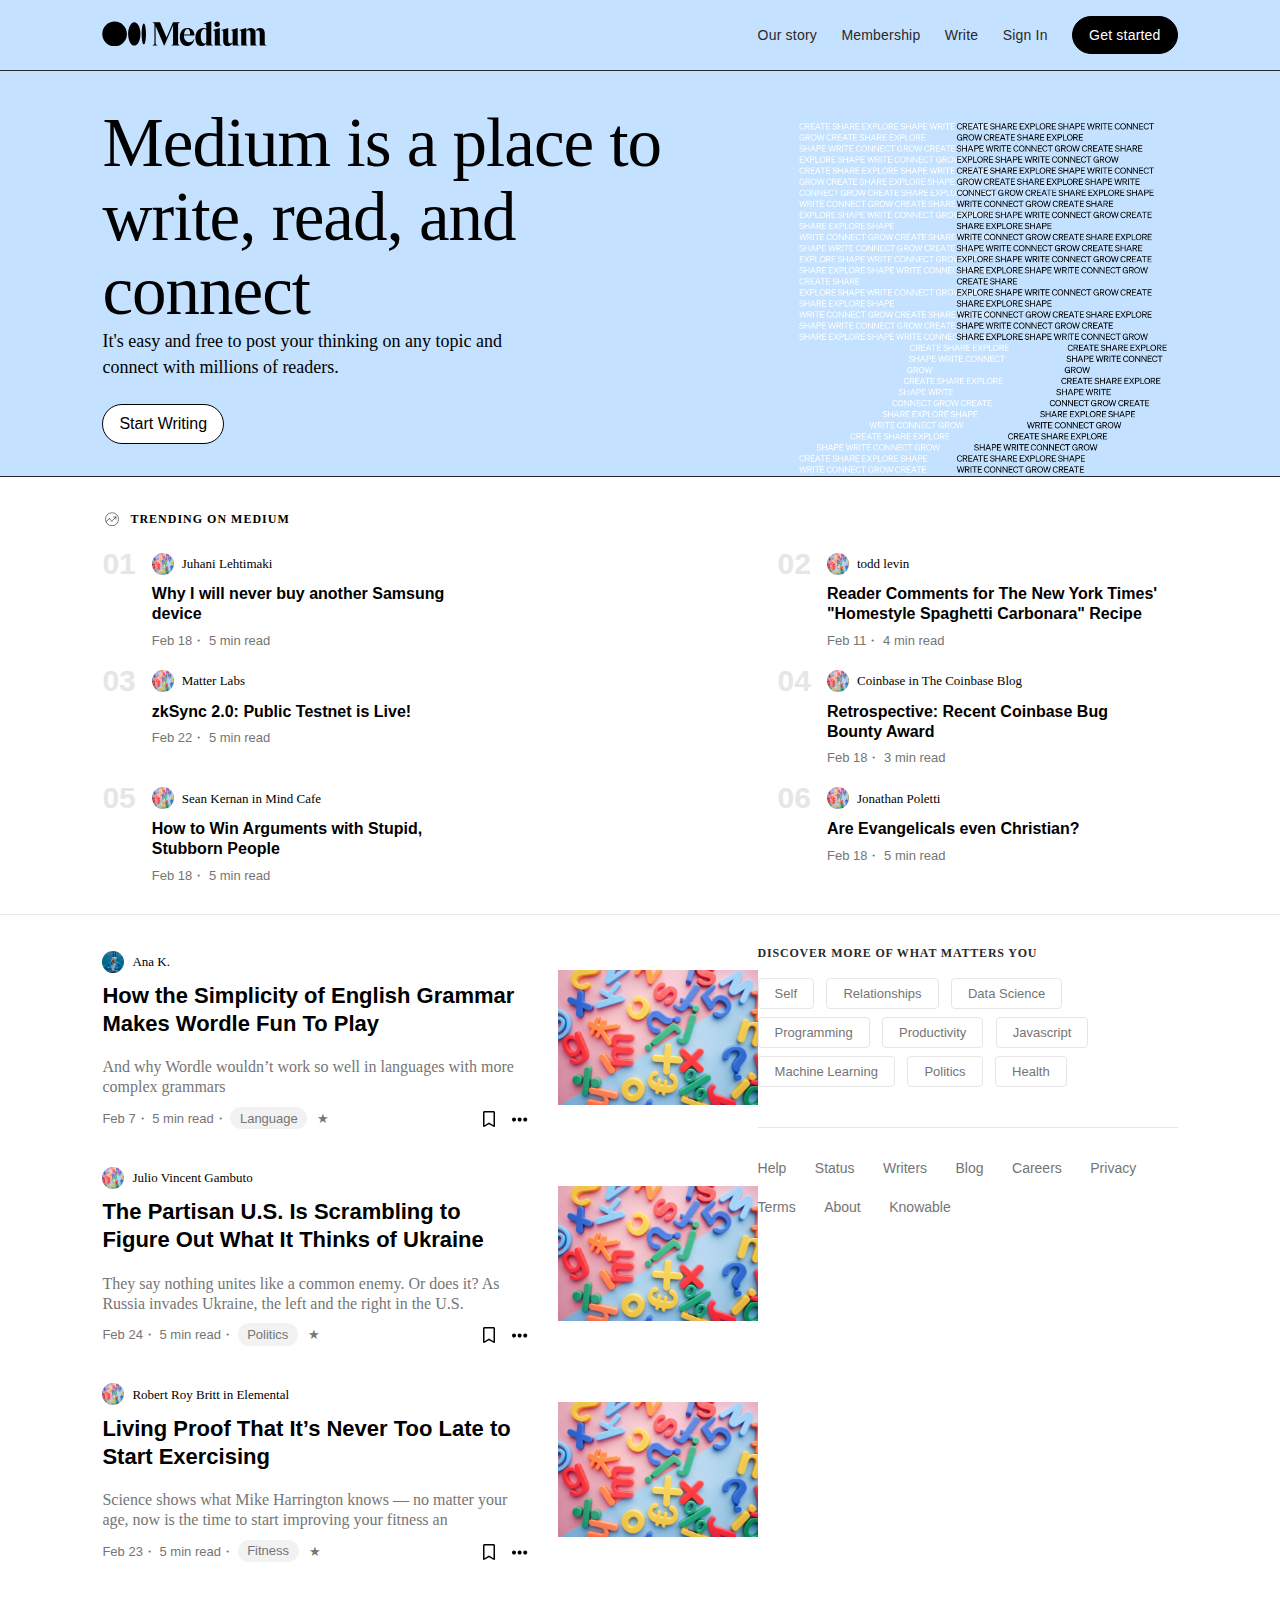
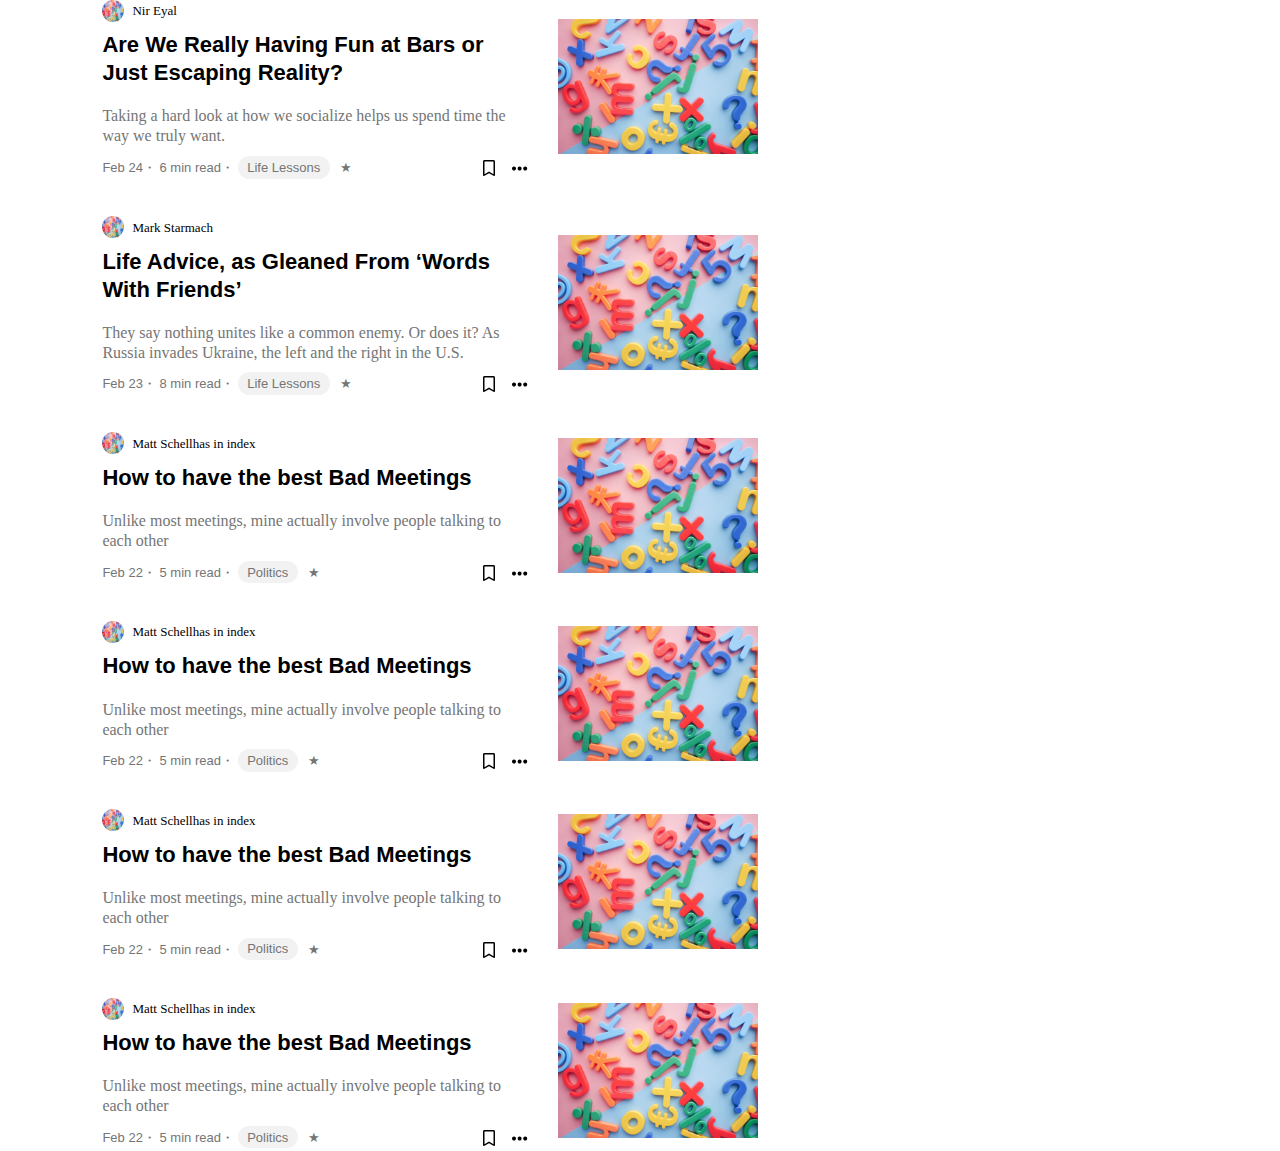
<file: index.html>
<!DOCTYPE html>
<html lang="en">
  <head>
    <meta charset="UTF-8" />
    <meta http-equiv="X-UA-Compatible" content="IE=edge" />
    <meta name="viewport" content="width=device-width, initial-scale=1.0" />
    <link rel="stylesheet" href="./css//reset.css" />
    <link rel="stylesheet" href="./css//home.css" />
    <title>Medium-practice</title>
  </head>
  <body>
    <header>
      <div class="container header-container">
        <div class="header-logo">
          <svg
            viewBox="0 0 3940 610"
            class="bn bo"
            xmlns="http://www.w3.org/2000/svg"
            xmlns:xlink="http://www.w3.org/1999/xlink"
          >
            <path
              d="M594.79 308.2c0 163.76-131.85 296.52-294.5 296.52S5.8 472 5.8 308.2 137.65 11.69 300.29 11.69s294.5 132.75 294.5 296.51M917.86 308.2c0 154.16-65.93 279.12-147.25 279.12s-147.25-125-147.25-279.12S689.29 29.08 770.61 29.08s147.25 125 147.25 279.12M1050 308.2c0 138.12-23.19 250.08-51.79 250.08s-51.79-112-51.79-250.08 23.19-250.08 51.8-250.08S1050 170.09 1050 308.2M1862.77 37.4l.82-.18v-6.35h-167.48l-155.51 365.5-155.51-365.5h-180.48v6.35l.81.18c30.57 6.9 46.09 17.19 46.09 54.3v434.45c0 37.11-15.58 47.4-46.15 54.3l-.81.18V587H1327v-6.35l-.81-.18c-30.57-6.9-46.09-17.19-46.09-54.3V116.9L1479.87 587h11.33l205.59-483.21V536.9c-2.62 29.31-18 38.36-45.68 44.61l-.82.19v6.3h213.3v-6.3l-.82-.19c-27.71-6.25-43.46-15.3-46.08-44.61l-.14-445.2h.14c0-37.11 15.52-47.4 46.08-54.3m97.43 287.8c3.49-78.06 31.52-134.4 78.56-135.37 14.51.24 26.68 5 36.14 14.16 20.1 19.51 29.55 60.28 28.09 121.21zm-2.11 22h250v-1.05c-.71-59.69-18-106.12-51.34-138-28.82-27.55-71.49-42.71-116.31-42.71h-1c-23.26 0-51.79 5.64-72.09 15.86-23.11 10.7-43.49 26.7-60.45 47.7-27.3 33.83-43.84 79.55-47.86 130.93-.13 1.54-.24 3.08-.35 4.62s-.18 2.92-.25 4.39a332.64 332.64 0 0 0-.36 21.69C1860.79 507 1923.65 600 2035.3 600c98 0 155.07-71.64 169.3-167.8l-7.19-2.53c-25 51.68-69.9 83-121 79.18-69.76-5.22-123.2-75.95-118.35-161.63m532.69 157.68c-8.2 19.45-25.31 30.15-48.24 30.15s-43.89-15.74-58.78-44.34c-16-30.7-24.42-74.1-24.42-125.51 0-107 33.28-176.21 84.79-176.21 21.57 0 38.55 10.7 46.65 29.37zm165.84 76.28c-30.57-7.23-46.09-18-46.09-57V5.28L2424.77 60v6.7l1.14-.09c25.62-2.07 43 1.47 53.09 10.79 7.9 7.3 11.75 18.5 11.75 34.26v71.14c-18.31-11.69-40.09-17.38-66.52-17.38-53.6 0-102.59 22.57-137.92 63.56-36.83 42.72-56.3 101.1-56.3 168.81C2230 518.72 2289.53 600 2378.13 600c51.83 0 93.53-28.4 112.62-76.3V588h166.65v-6.66zm159.29-505.33c0-37.76-28.47-66.24-66.24-66.24-37.59 0-67 29.1-67 66.24s29.44 66.24 67 66.24c37.77 0 66.24-28.48 66.24-66.24m43.84 505.33c-30.57-7.23-46.09-18-46.09-57h-.13V166.65l-166.66 47.85v6.5l1 .09c36.06 3.21 45.93 15.63 45.93 57.77V588h166.8v-6.66zm427.05 0c-30.57-7.23-46.09-18-46.09-57V166.65L3082 212.92v6.52l.94.1c29.48 3.1 38 16.23 38 58.56v226c-9.83 19.45-28.27 31-50.61 31.78-36.23 0-56.18-24.47-56.18-68.9V166.66l-166.66 47.85V221l1 .09c36.06 3.2 45.94 15.62 45.94 57.77v191.27a214.48 214.48 0 0 0 3.47 39.82l3 13.05c14.11 50.56 51.08 77 109 77 49.06 0 92.06-30.37 111-77.89v66h166.66v-6.66zM3934.2 588v-6.67l-.81-.19c-33.17-7.65-46.09-22.07-46.09-51.43v-243.2c0-75.83-42.59-121.09-113.93-121.09-52 0-95.85 30.05-112.73 76.86-13.41-49.6-52-76.86-109.06-76.86-50.12 0-89.4 26.45-106.25 71.13v-69.87l-166.66 45.89v6.54l1 .09c35.63 3.16 45.93 15.94 45.93 57V588h155.5v-6.66l-.82-.2c-26.46-6.22-35-17.56-35-46.66V255.72c7-16.35 21.11-35.72 49-35.72 34.64 0 52.2 24 52.2 71.28V588h155.54v-6.66l-.82-.2c-26.46-6.22-35-17.56-35-46.66v-248a160.45 160.45 0 0 0-2.2-27.68c7.42-17.77 22.34-38.8 51.37-38.8 35.13 0 52.2 23.31 52.2 71.28V588z"
            ></path>
          </svg>
        </div>
        <nav class="header-nav">
          <a href="">Our story</a>
          <a href="">Membership</a>
          <a href="./writepage.html">Write</a>
          <a href="./view/profile.html">Sign In</a>
          <a href="" class="button nav-button">Get started</a>
        </nav>
      </div>
    </header>
    <main>
      <section class="hero">
        <div class="container hero-container">
          <div class="hero-title">
            <h1>Medium is a place to write, read, and connect</h1>
            <p>
              It's easy and free to post your thinking on any topic and connect
              with millions of readers.
            </p>
            <a href="" class="button hero-button">Start Writing</a>
          </div>
          <div class="hero-image">
            <img src="./image//img_hero.png" alt="" />
          </div>
        </div>
      </section>
      <section class="trending">
        <div class="container trending-container">
          <div class="trending-title">
            <svg
              width="20"
              height="20"
              viewBox="0 0 28 29"
              fill="none"
              class="ip y"
              xmlns="http://www.w3.org/2000/svg"
              xmlns:xlink="http://www.w3.org/1999/xlink"
            >
              <path fill="#fff" d="M0 .8h28v28H0z"></path>
              <g opacity="0.8" clip-path="url(#trending_svg__clip0)">
                <path fill="#fff" d="M4 4.8h20v20H4z"></path>
                <circle cx="14" cy="14.79" r="9.5" stroke="#000"></circle>
                <path
                  d="M5.46 18.36l4.47-4.48M9.97 13.87l3.67 3.66M13.67 17.53l5.1-5.09M16.62 11.6h3M19.62 11.6v3"
                  stroke="#000"
                  stroke-linecap="round"
                ></path>
              </g>
              <defs>
                <clipPath id="trending_svg__clip0">
                  <path
                    fill="#fff"
                    transform="translate(4 4.8)"
                    d="M0 0h20v20H0z"
                  ></path>
                </clipPath>
              </defs>
            </svg>
            <p>TRENDING ON MEDIUM</p>
          </div>
          <ul class="trending-list">
            <li class="trending-listItem">
              <div class="number">
                <span>01</span>
              </div>
              <div class="article-contents">
                <div class="author-and-image">
                  <img src="./image/img_article_sample1.jpg" alt="" />
                  <p class="article-author">Juhani Lehtimaki</p>
                </div>
                <h2 class="article-title">
                  Why I will never buy another Samsung device
                </h2>
                <div class="date-and-tags">
                  <span>Feb 18・</span>
                  <span>5 min read</span>
                </div>
              </div>
            </li>
            <li class="trending-listItem">
              <div class="number">
                <span>02</span>
              </div>
              <div class="article-contents">
                <div class="author-and-image">
                  <img src="./image/img_article_sample1.jpg" alt="" />
                  <p class="article-author">todd levin</p>
                </div>
                <h2 class="article-title">
                  Reader Comments for The New York Times' "Homestyle Spaghetti
                  Carbonara" Recipe
                </h2>
                <div class="date-and-tags">
                  <span>Feb 11・</span>
                  <span>4 min read</span>
                </div>
              </div>
            </li>
            <li class="trending-listItem">
              <div class="number">
                <span>03</span>
              </div>
              <div class="article-contents">
                <div class="author-and-image">
                  <img src="./image/img_article_sample1.jpg" alt="" />
                  <p class="article-author">Matter Labs</p>
                </div>
                <h2 class="article-title">
                  zkSync 2.0: Public Testnet is Live!
                </h2>
                <div class="date-and-tags">
                  <span>Feb 22・</span>
                  <span>5 min read</span>
                </div>
              </div>
            </li>
            <li class="trending-listItem">
              <div class="number">
                <span>04</span>
              </div>
              <div class="article-contents">
                <div class="author-and-image">
                  <img src="./image/img_article_sample1.jpg" alt="" />
                  <p class="article-author">Coinbase in The Coinbase Blog</p>
                </div>
                <h2 class="article-title">
                  Retrospective: Recent Coinbase Bug Bounty Award
                </h2>
                <div class="date-and-tags">
                  <span>Feb 18・</span>
                  <span>3 min read</span>
                </div>
              </div>
            </li>
            <li class="trending-listItem">
              <div class="number">
                <span>05</span>
              </div>
              <div class="article-contents">
                <div class="author-and-image">
                  <img src="./image/img_article_sample1.jpg" alt="" />
                  <p class="article-author">Sean Kernan in Mind Cafe</p>
                </div>
                <h2 class="article-title">
                  How to Win Arguments with Stupid, Stubborn People
                </h2>
                <div class="date-and-tags">
                  <span>Feb 18・</span>
                  <span>5 min read</span>
                </div>
              </div>
            </li>
            <li class="trending-listItem">
              <div class="number">
                <span>06</span>
              </div>
              <div class="article-contents">
                <div class="author-and-image">
                  <img src="./image/img_article_sample1.jpg" alt="" />
                  <p class="article-author">Jonathan Poletti</p>
                </div>
                <h2 class="article-title">Are Evangelicals even Christian?</h2>
                <div class="date-and-tags">
                  <span>Feb 18・</span>
                  <span>5 min read</span>
                </div>
              </div>
            </li>
          </ul>
        </div>
      </section>
      <section class="articles-sideMenu">
        <div class="container articles-sideMenu-container">
          <section class="articles">
            <ul>
              <li class="trending-listItem article-list">
                <div class="article-contents article-list-contents">
                  <div class="author-and-image">
                    <img src="./image/img_article_face.jpg" alt="" />
                    <p class="article-author">Ana K.</p>
                  </div>
                  <h2
                    class="article-title article-list"
                    href="./view/article.html"
                  >
                    <a href="./view/article.html">
                      How the Simplicity of English Grammar Makes Wordle Fun To
                      Play
                    </a>
                  </h2>
                  <p class="article-description">
                    And why Wordle wouldn’t work so well in languages with more
                    complex grammars
                  </p>
                  <div class="date-and-tags article-list">
                    <div class="date">
                      <span>Feb 7・</span>
                      <span>5 min read・</span>
                      <span class="article-list tag">Language</span>
                      <span>★</span>
                    </div>
                    <div class="tags">
                      <span>
                        <svg
                          xmlns="http://www.w3.org/2000/svg"
                          viewBox="0 0 384 512"
                          class="bookmark-icon"
                        >
                          <!--! Font Awesome Pro 6.0.0 by @fontawesome - https://fontawesome.com License - https://fontawesome.com/license (Commercial License) Copyright 2022 Fonticons, Inc. -->
                          <path
                            d="M336 0h-288C21.49 0 0 21.49 0 48v431.9c0 24.7 26.79 40.08 48.12 27.64L192 423.6l143.9 83.93C357.2 519.1 384 504.6 384 479.9V48C384 21.49 362.5 0 336 0zM336 452L192 368l-144 84V54C48 50.63 50.63 48 53.1 48h276C333.4 48 336 50.63 336 54V452z"
                          />
                        </svg>
                      </span>
                      <span>
                        <svg
                          class="eh el lh"
                          width="22"
                          height="22"
                          xmlns="http://www.w3.org/2000/svg"
                          xmlns:xlink="http://www.w3.org/1999/xlink"
                        >
                          <path
                            d="M5 12.5c0 .55.2 1.02.59 1.41.39.4.86.59 1.41.59.55 0 1.02-.2 1.41-.59.4-.39.59-.86.59-1.41 0-.55-.2-1.02-.59-1.41A1.93 1.93 0 0 0 7 10.5c-.55 0-1.02.2-1.41.59-.4.39-.59.86-.59 1.41zm5.62 0c0 .55.2 1.02.58 1.41.4.4.87.59 1.42.59.55 0 1.02-.2 1.41-.59.4-.39.59-.86.59-1.41 0-.55-.2-1.02-.59-1.41a1.93 1.93 0 0 0-1.41-.59c-.55 0-1.03.2-1.42.59-.39.39-.58.86-.58 1.41zm5.6 0c0 .55.2 1.02.58 1.41.4.4.87.59 1.43.59.56 0 1.03-.2 1.42-.59.39-.39.58-.86.58-1.41 0-.55-.2-1.02-.58-1.41a1.93 1.93 0 0 0-1.42-.59c-.56 0-1.04.2-1.43.59-.39.39-.58.86-.58 1.41z"
                            fill-rule="evenodd"
                          ></path>
                        </svg>
                      </span>
                    </div>
                  </div>
                </div>
                <div class="article-list-image">
                  <img src="./image/img_article_sample1.jpg" alt="" />
                </div>
              </li>
              <li class="trending-listItem article-list">
                <div class="article-contents article-list-contents">
                  <div class="author-and-image">
                    <img src="./image/img_article_sample1.jpg" alt="" />
                    <p class="article-author">Julio Vincent Gambuto</p>
                  </div>
                  <h2 class="article-title article-list">
                    <a href="./view/article.html">
                      The Partisan U.S. Is Scrambling to Figure Out What It
                      Thinks of Ukraine
                    </a>
                  </h2>
                  <p class="article-description">
                    They say nothing unites like a common enemy. Or does it? As
                    Russia invades Ukraine, the left and the right in the U.S.
                  </p>
                  <div class="date-and-tags article-list">
                    <div class="date">
                      <span>Feb 24・</span>
                      <span>5 min read・</span>
                      <span class="article-list tag">Politics </span>
                      <span>★</span>
                    </div>
                    <div class="tags">
                      <span>
                        <svg
                          xmlns="http://www.w3.org/2000/svg"
                          viewBox="0 0 384 512"
                          class="bookmark-icon"
                        >
                          <!--! Font Awesome Pro 6.0.0 by @fontawesome - https://fontawesome.com License - https://fontawesome.com/license (Commercial License) Copyright 2022 Fonticons, Inc. -->
                          <path
                            d="M336 0h-288C21.49 0 0 21.49 0 48v431.9c0 24.7 26.79 40.08 48.12 27.64L192 423.6l143.9 83.93C357.2 519.1 384 504.6 384 479.9V48C384 21.49 362.5 0 336 0zM336 452L192 368l-144 84V54C48 50.63 50.63 48 53.1 48h276C333.4 48 336 50.63 336 54V452z"
                          />
                        </svg>
                      </span>
                      <span>
                        <svg
                          class="eh el lh"
                          width="22"
                          height="22"
                          xmlns="http://www.w3.org/2000/svg"
                          xmlns:xlink="http://www.w3.org/1999/xlink"
                        >
                          <path
                            d="M5 12.5c0 .55.2 1.02.59 1.41.39.4.86.59 1.41.59.55 0 1.02-.2 1.41-.59.4-.39.59-.86.59-1.41 0-.55-.2-1.02-.59-1.41A1.93 1.93 0 0 0 7 10.5c-.55 0-1.02.2-1.41.59-.4.39-.59.86-.59 1.41zm5.62 0c0 .55.2 1.02.58 1.41.4.4.87.59 1.42.59.55 0 1.02-.2 1.41-.59.4-.39.59-.86.59-1.41 0-.55-.2-1.02-.59-1.41a1.93 1.93 0 0 0-1.41-.59c-.55 0-1.03.2-1.42.59-.39.39-.58.86-.58 1.41zm5.6 0c0 .55.2 1.02.58 1.41.4.4.87.59 1.43.59.56 0 1.03-.2 1.42-.59.39-.39.58-.86.58-1.41 0-.55-.2-1.02-.58-1.41a1.93 1.93 0 0 0-1.42-.59c-.56 0-1.04.2-1.43.59-.39.39-.58.86-.58 1.41z"
                            fill-rule="evenodd"
                          ></path>
                        </svg>
                      </span>
                    </div>
                  </div>
                </div>
                <div class="article-list-image">
                  <img src="./image/img_article_sample1.jpg" alt="" />
                </div>
              </li>
              <li class="trending-listItem article-list">
                <div class="article-contents article-list-contents">
                  <div class="author-and-image">
                    <img src="./image/img_article_sample1.jpg" alt="" />
                    <p class="article-author">Robert Roy Britt in Elemental</p>
                  </div>
                  <h2 class="article-title article-list">
                    <a href="./view/article.html">
                      Living Proof That It’s Never Too Late to Start Exercising
                    </a>
                  </h2>
                  <p class="article-description">
                    Science shows what Mike Harrington knows — no matter your
                    age, now is the time to start improving your fitness an
                  </p>
                  <div class="date-and-tags article-list">
                    <div class="date">
                      <span>Feb 23・</span>
                      <span>5 min read・</span>
                      <span class="article-list tag">Fitness </span>
                      <span>★</span>
                    </div>
                    <div class="tags">
                      <span>
                        <svg
                          xmlns="http://www.w3.org/2000/svg"
                          viewBox="0 0 384 512"
                          class="bookmark-icon"
                        >
                          <!--! Font Awesome Pro 6.0.0 by @fontawesome - https://fontawesome.com License - https://fontawesome.com/license (Commercial License) Copyright 2022 Fonticons, Inc. -->
                          <path
                            d="M336 0h-288C21.49 0 0 21.49 0 48v431.9c0 24.7 26.79 40.08 48.12 27.64L192 423.6l143.9 83.93C357.2 519.1 384 504.6 384 479.9V48C384 21.49 362.5 0 336 0zM336 452L192 368l-144 84V54C48 50.63 50.63 48 53.1 48h276C333.4 48 336 50.63 336 54V452z"
                          />
                        </svg>
                      </span>
                      <span>
                        <svg
                          class="eh el lh"
                          width="22"
                          height="22"
                          xmlns="http://www.w3.org/2000/svg"
                          xmlns:xlink="http://www.w3.org/1999/xlink"
                        >
                          <path
                            d="M5 12.5c0 .55.2 1.02.59 1.41.39.4.86.59 1.41.59.55 0 1.02-.2 1.41-.59.4-.39.59-.86.59-1.41 0-.55-.2-1.02-.59-1.41A1.93 1.93 0 0 0 7 10.5c-.55 0-1.02.2-1.41.59-.4.39-.59.86-.59 1.41zm5.62 0c0 .55.2 1.02.58 1.41.4.4.87.59 1.42.59.55 0 1.02-.2 1.41-.59.4-.39.59-.86.59-1.41 0-.55-.2-1.02-.59-1.41a1.93 1.93 0 0 0-1.41-.59c-.55 0-1.03.2-1.42.59-.39.39-.58.86-.58 1.41zm5.6 0c0 .55.2 1.02.58 1.41.4.4.87.59 1.43.59.56 0 1.03-.2 1.42-.59.39-.39.58-.86.58-1.41 0-.55-.2-1.02-.58-1.41a1.93 1.93 0 0 0-1.42-.59c-.56 0-1.04.2-1.43.59-.39.39-.58.86-.58 1.41z"
                            fill-rule="evenodd"
                          ></path>
                        </svg>
                      </span>
                    </div>
                  </div>
                </div>
                <div class="article-list-image">
                  <img src="./image/img_article_sample1.jpg" alt="" />
                </div>
              </li>
              <li class="trending-listItem article-list">
                <div class="article-contents article-list-contents">
                  <div class="author-and-image">
                    <img src="./image/img_article_sample1.jpg" alt="" />
                    <p class="article-author">Nir Eyal</p>
                  </div>
                  <h2 class="article-title article-list">
                    <a href="./view/article.html">
                      Are We Really Having Fun at Bars or Just Escaping Reality?
                    </a>
                  </h2>
                  <p class="article-description">
                    Taking a hard look at how we socialize helps us spend time
                    the way we truly want.
                  </p>
                  <div class="date-and-tags article-list">
                    <div class="date">
                      <span>Feb 24・</span>
                      <span>6 min read・</span>
                      <span class="article-list tag">Life Lessons </span>
                      <span>★</span>
                    </div>
                    <div class="tags">
                      <span>
                        <svg
                          xmlns="http://www.w3.org/2000/svg"
                          viewBox="0 0 384 512"
                          class="bookmark-icon"
                        >
                          <!--! Font Awesome Pro 6.0.0 by @fontawesome - https://fontawesome.com License - https://fontawesome.com/license (Commercial License) Copyright 2022 Fonticons, Inc. -->
                          <path
                            d="M336 0h-288C21.49 0 0 21.49 0 48v431.9c0 24.7 26.79 40.08 48.12 27.64L192 423.6l143.9 83.93C357.2 519.1 384 504.6 384 479.9V48C384 21.49 362.5 0 336 0zM336 452L192 368l-144 84V54C48 50.63 50.63 48 53.1 48h276C333.4 48 336 50.63 336 54V452z"
                          />
                        </svg>
                      </span>
                      <span>
                        <svg
                          class="eh el lh"
                          width="22"
                          height="22"
                          xmlns="http://www.w3.org/2000/svg"
                          xmlns:xlink="http://www.w3.org/1999/xlink"
                        >
                          <path
                            d="M5 12.5c0 .55.2 1.02.59 1.41.39.4.86.59 1.41.59.55 0 1.02-.2 1.41-.59.4-.39.59-.86.59-1.41 0-.55-.2-1.02-.59-1.41A1.93 1.93 0 0 0 7 10.5c-.55 0-1.02.2-1.41.59-.4.39-.59.86-.59 1.41zm5.62 0c0 .55.2 1.02.58 1.41.4.4.87.59 1.42.59.55 0 1.02-.2 1.41-.59.4-.39.59-.86.59-1.41 0-.55-.2-1.02-.59-1.41a1.93 1.93 0 0 0-1.41-.59c-.55 0-1.03.2-1.42.59-.39.39-.58.86-.58 1.41zm5.6 0c0 .55.2 1.02.58 1.41.4.4.87.59 1.43.59.56 0 1.03-.2 1.42-.59.39-.39.58-.86.58-1.41 0-.55-.2-1.02-.58-1.41a1.93 1.93 0 0 0-1.42-.59c-.56 0-1.04.2-1.43.59-.39.39-.58.86-.58 1.41z"
                            fill-rule="evenodd"
                          ></path>
                        </svg>
                      </span>
                    </div>
                  </div>
                </div>
                <div class="article-list-image">
                  <img src="./image/img_article_sample1.jpg" alt="" />
                </div>
              </li>
              <li class="trending-listItem article-list">
                <div class="article-contents article-list-contents">
                  <div class="author-and-image">
                    <img src="./image/img_article_sample1.jpg" alt="" />
                    <p class="article-author">Mark Starmach</p>
                  </div>
                  <h2 class="article-title article-list">
                    <a href="./view/article.html">
                      Life Advice, as Gleaned From ‘Words With Friends’
                    </a>
                  </h2>
                  <p class="article-description">
                    They say nothing unites like a common enemy. Or does it? As
                    Russia invades Ukraine, the left and the right in the U.S.
                  </p>
                  <div class="date-and-tags article-list">
                    <div class="date">
                      <span>Feb 23・</span>
                      <span>8 min read・</span>
                      <span class="article-list tag">Life Lessons </span>
                      <span>★</span>
                    </div>
                    <div class="tags">
                      <span>
                        <svg
                          xmlns="http://www.w3.org/2000/svg"
                          viewBox="0 0 384 512"
                          class="bookmark-icon"
                        >
                          <!--! Font Awesome Pro 6.0.0 by @fontawesome - https://fontawesome.com License - https://fontawesome.com/license (Commercial License) Copyright 2022 Fonticons, Inc. -->
                          <path
                            d="M336 0h-288C21.49 0 0 21.49 0 48v431.9c0 24.7 26.79 40.08 48.12 27.64L192 423.6l143.9 83.93C357.2 519.1 384 504.6 384 479.9V48C384 21.49 362.5 0 336 0zM336 452L192 368l-144 84V54C48 50.63 50.63 48 53.1 48h276C333.4 48 336 50.63 336 54V452z"
                          />
                        </svg>
                      </span>
                      <span>
                        <svg
                          class="eh el lh"
                          width="22"
                          height="22"
                          xmlns="http://www.w3.org/2000/svg"
                          xmlns:xlink="http://www.w3.org/1999/xlink"
                        >
                          <path
                            d="M5 12.5c0 .55.2 1.02.59 1.41.39.4.86.59 1.41.59.55 0 1.02-.2 1.41-.59.4-.39.59-.86.59-1.41 0-.55-.2-1.02-.59-1.41A1.93 1.93 0 0 0 7 10.5c-.55 0-1.02.2-1.41.59-.4.39-.59.86-.59 1.41zm5.62 0c0 .55.2 1.02.58 1.41.4.4.87.59 1.42.59.55 0 1.02-.2 1.41-.59.4-.39.59-.86.59-1.41 0-.55-.2-1.02-.59-1.41a1.93 1.93 0 0 0-1.41-.59c-.55 0-1.03.2-1.42.59-.39.39-.58.86-.58 1.41zm5.6 0c0 .55.2 1.02.58 1.41.4.4.87.59 1.43.59.56 0 1.03-.2 1.42-.59.39-.39.58-.86.58-1.41 0-.55-.2-1.02-.58-1.41a1.93 1.93 0 0 0-1.42-.59c-.56 0-1.04.2-1.43.59-.39.39-.58.86-.58 1.41z"
                            fill-rule="evenodd"
                          ></path>
                        </svg>
                      </span>
                    </div>
                  </div>
                </div>
                <div class="article-list-image">
                  <img src="./image/img_article_sample1.jpg" alt="" />
                </div>
              </li>
              <li class="trending-listItem article-list">
                <div class="article-contents article-list-contents">
                  <div class="author-and-image">
                    <img src="./image/img_article_sample1.jpg" alt="" />
                    <p class="article-author">Matt Schellhas in index</p>
                  </div>
                  <h2 class="article-title article-list">
                    <a href="./view/article.html">
                      How to have the best Bad Meetings
                    </a>
                  </h2>
                  <p class="article-description">
                    Unlike most meetings, mine actually involve people talking
                    to each other
                  </p>
                  <div class="date-and-tags article-list">
                    <div class="date">
                      <span>Feb 22・</span>
                      <span>5 min read・</span>
                      <span class="article-list tag">Politics </span>
                      <span>★</span>
                    </div>
                    <div class="tags">
                      <span>
                        <svg
                          xmlns="http://www.w3.org/2000/svg"
                          viewBox="0 0 384 512"
                          class="bookmark-icon"
                        >
                          <!--! Font Awesome Pro 6.0.0 by @fontawesome - https://fontawesome.com License - https://fontawesome.com/license (Commercial License) Copyright 2022 Fonticons, Inc. -->
                          <path
                            d="M336 0h-288C21.49 0 0 21.49 0 48v431.9c0 24.7 26.79 40.08 48.12 27.64L192 423.6l143.9 83.93C357.2 519.1 384 504.6 384 479.9V48C384 21.49 362.5 0 336 0zM336 452L192 368l-144 84V54C48 50.63 50.63 48 53.1 48h276C333.4 48 336 50.63 336 54V452z"
                          />
                        </svg>
                      </span>
                      <span>
                        <svg
                          class="eh el lh"
                          width="22"
                          height="22"
                          xmlns="http://www.w3.org/2000/svg"
                          xmlns:xlink="http://www.w3.org/1999/xlink"
                        >
                          <path
                            d="M5 12.5c0 .55.2 1.02.59 1.41.39.4.86.59 1.41.59.55 0 1.02-.2 1.41-.59.4-.39.59-.86.59-1.41 0-.55-.2-1.02-.59-1.41A1.93 1.93 0 0 0 7 10.5c-.55 0-1.02.2-1.41.59-.4.39-.59.86-.59 1.41zm5.62 0c0 .55.2 1.02.58 1.41.4.4.87.59 1.42.59.55 0 1.02-.2 1.41-.59.4-.39.59-.86.59-1.41 0-.55-.2-1.02-.59-1.41a1.93 1.93 0 0 0-1.41-.59c-.55 0-1.03.2-1.42.59-.39.39-.58.86-.58 1.41zm5.6 0c0 .55.2 1.02.58 1.41.4.4.87.59 1.43.59.56 0 1.03-.2 1.42-.59.39-.39.58-.86.58-1.41 0-.55-.2-1.02-.58-1.41a1.93 1.93 0 0 0-1.42-.59c-.56 0-1.04.2-1.43.59-.39.39-.58.86-.58 1.41z"
                            fill-rule="evenodd"
                          ></path>
                        </svg>
                      </span>
                    </div>
                  </div>
                </div>
                <div class="article-list-image">
                  <img src="./image/img_article_sample1.jpg" alt="" />
                </div>
              </li>
              <li class="trending-listItem article-list">
                <div class="article-contents article-list-contents">
                  <div class="author-and-image">
                    <img src="./image/img_article_sample1.jpg" alt="" />
                    <p class="article-author">Matt Schellhas in index</p>
                  </div>
                  <h2 class="article-title article-list">
                    <a href="./view/article.html">
                      How to have the best Bad Meetings
                    </a>
                  </h2>
                  <p class="article-description">
                    Unlike most meetings, mine actually involve people talking
                    to each other
                  </p>
                  <div class="date-and-tags article-list">
                    <div class="date">
                      <span>Feb 22・</span>
                      <span>5 min read・</span>
                      <span class="article-list tag">Politics </span>
                      <span>★</span>
                    </div>
                    <div class="tags">
                      <span>
                        <svg
                          xmlns="http://www.w3.org/2000/svg"
                          viewBox="0 0 384 512"
                          class="bookmark-icon"
                        >
                          <!--! Font Awesome Pro 6.0.0 by @fontawesome - https://fontawesome.com License - https://fontawesome.com/license (Commercial License) Copyright 2022 Fonticons, Inc. -->
                          <path
                            d="M336 0h-288C21.49 0 0 21.49 0 48v431.9c0 24.7 26.79 40.08 48.12 27.64L192 423.6l143.9 83.93C357.2 519.1 384 504.6 384 479.9V48C384 21.49 362.5 0 336 0zM336 452L192 368l-144 84V54C48 50.63 50.63 48 53.1 48h276C333.4 48 336 50.63 336 54V452z"
                          />
                        </svg>
                      </span>
                      <span>
                        <svg
                          class="eh el lh"
                          width="22"
                          height="22"
                          xmlns="http://www.w3.org/2000/svg"
                          xmlns:xlink="http://www.w3.org/1999/xlink"
                        >
                          <path
                            d="M5 12.5c0 .55.2 1.02.59 1.41.39.4.86.59 1.41.59.55 0 1.02-.2 1.41-.59.4-.39.59-.86.59-1.41 0-.55-.2-1.02-.59-1.41A1.93 1.93 0 0 0 7 10.5c-.55 0-1.02.2-1.41.59-.4.39-.59.86-.59 1.41zm5.62 0c0 .55.2 1.02.58 1.41.4.4.87.59 1.42.59.55 0 1.02-.2 1.41-.59.4-.39.59-.86.59-1.41 0-.55-.2-1.02-.59-1.41a1.93 1.93 0 0 0-1.41-.59c-.55 0-1.03.2-1.42.59-.39.39-.58.86-.58 1.41zm5.6 0c0 .55.2 1.02.58 1.41.4.4.87.59 1.43.59.56 0 1.03-.2 1.42-.59.39-.39.58-.86.58-1.41 0-.55-.2-1.02-.58-1.41a1.93 1.93 0 0 0-1.42-.59c-.56 0-1.04.2-1.43.59-.39.39-.58.86-.58 1.41z"
                            fill-rule="evenodd"
                          ></path>
                        </svg>
                      </span>
                    </div>
                  </div>
                </div>
                <div class="article-list-image">
                  <img src="./image/img_article_sample1.jpg" alt="" />
                </div>
              </li>
              <li class="trending-listItem article-list">
                <div class="article-contents article-list-contents">
                  <div class="author-and-image">
                    <img src="./image/img_article_sample1.jpg" alt="" />
                    <p class="article-author">Matt Schellhas in index</p>
                  </div>
                  <h2 class="article-title article-list">
                    <a href="./view/article.html">
                      How to have the best Bad Meetings
                    </a>
                  </h2>
                  <p class="article-description">
                    Unlike most meetings, mine actually involve people talking
                    to each other
                  </p>
                  <div class="date-and-tags article-list">
                    <div class="date">
                      <span>Feb 22・</span>
                      <span>5 min read・</span>
                      <span class="article-list tag">Politics </span>
                      <span>★</span>
                    </div>
                    <div class="tags">
                      <span>
                        <svg
                          xmlns="http://www.w3.org/2000/svg"
                          viewBox="0 0 384 512"
                          class="bookmark-icon"
                        >
                          <!--! Font Awesome Pro 6.0.0 by @fontawesome - https://fontawesome.com License - https://fontawesome.com/license (Commercial License) Copyright 2022 Fonticons, Inc. -->
                          <path
                            d="M336 0h-288C21.49 0 0 21.49 0 48v431.9c0 24.7 26.79 40.08 48.12 27.64L192 423.6l143.9 83.93C357.2 519.1 384 504.6 384 479.9V48C384 21.49 362.5 0 336 0zM336 452L192 368l-144 84V54C48 50.63 50.63 48 53.1 48h276C333.4 48 336 50.63 336 54V452z"
                          />
                        </svg>
                      </span>
                      <span>
                        <svg
                          class="eh el lh"
                          width="22"
                          height="22"
                          xmlns="http://www.w3.org/2000/svg"
                          xmlns:xlink="http://www.w3.org/1999/xlink"
                        >
                          <path
                            d="M5 12.5c0 .55.2 1.02.59 1.41.39.4.86.59 1.41.59.55 0 1.02-.2 1.41-.59.4-.39.59-.86.59-1.41 0-.55-.2-1.02-.59-1.41A1.93 1.93 0 0 0 7 10.5c-.55 0-1.02.2-1.41.59-.4.39-.59.86-.59 1.41zm5.62 0c0 .55.2 1.02.58 1.41.4.4.87.59 1.42.59.55 0 1.02-.2 1.41-.59.4-.39.59-.86.59-1.41 0-.55-.2-1.02-.59-1.41a1.93 1.93 0 0 0-1.41-.59c-.55 0-1.03.2-1.42.59-.39.39-.58.86-.58 1.41zm5.6 0c0 .55.2 1.02.58 1.41.4.4.87.59 1.43.59.56 0 1.03-.2 1.42-.59.39-.39.58-.86.58-1.41 0-.55-.2-1.02-.58-1.41a1.93 1.93 0 0 0-1.42-.59c-.56 0-1.04.2-1.43.59-.39.39-.58.86-.58 1.41z"
                            fill-rule="evenodd"
                          ></path>
                        </svg>
                      </span>
                    </div>
                  </div>
                </div>
                <div class="article-list-image">
                  <img src="./image/img_article_sample1.jpg" alt="" />
                </div>
              </li>
              <li class="trending-listItem article-list">
                <div class="article-contents article-list-contents">
                  <div class="author-and-image">
                    <img src="./image/img_article_sample1.jpg" alt="" />
                    <p class="article-author">Matt Schellhas in index</p>
                  </div>
                  <h2 class="article-title article-list">
                    <a href="./view/article.html">
                      How to have the best Bad Meetings
                    </a>
                  </h2>
                  <p class="article-description">
                    Unlike most meetings, mine actually involve people talking
                    to each other
                  </p>
                  <div class="date-and-tags article-list">
                    <div class="date">
                      <span>Feb 22・</span>
                      <span>5 min read・</span>
                      <span class="article-list tag">Politics </span>
                      <span>★</span>
                    </div>
                    <div class="tags">
                      <span>
                        <svg
                          xmlns="http://www.w3.org/2000/svg"
                          viewBox="0 0 384 512"
                          class="bookmark-icon"
                        >
                          <!--! Font Awesome Pro 6.0.0 by @fontawesome - https://fontawesome.com License - https://fontawesome.com/license (Commercial License) Copyright 2022 Fonticons, Inc. -->
                          <path
                            d="M336 0h-288C21.49 0 0 21.49 0 48v431.9c0 24.7 26.79 40.08 48.12 27.64L192 423.6l143.9 83.93C357.2 519.1 384 504.6 384 479.9V48C384 21.49 362.5 0 336 0zM336 452L192 368l-144 84V54C48 50.63 50.63 48 53.1 48h276C333.4 48 336 50.63 336 54V452z"
                          />
                        </svg>
                      </span>
                      <span>
                        <svg
                          class="eh el lh"
                          width="22"
                          height="22"
                          xmlns="http://www.w3.org/2000/svg"
                          xmlns:xlink="http://www.w3.org/1999/xlink"
                        >
                          <path
                            d="M5 12.5c0 .55.2 1.02.59 1.41.39.4.86.59 1.41.59.55 0 1.02-.2 1.41-.59.4-.39.59-.86.59-1.41 0-.55-.2-1.02-.59-1.41A1.93 1.93 0 0 0 7 10.5c-.55 0-1.02.2-1.41.59-.4.39-.59.86-.59 1.41zm5.62 0c0 .55.2 1.02.58 1.41.4.4.87.59 1.42.59.55 0 1.02-.2 1.41-.59.4-.39.59-.86.59-1.41 0-.55-.2-1.02-.59-1.41a1.93 1.93 0 0 0-1.41-.59c-.55 0-1.03.2-1.42.59-.39.39-.58.86-.58 1.41zm5.6 0c0 .55.2 1.02.58 1.41.4.4.87.59 1.43.59.56 0 1.03-.2 1.42-.59.39-.39.58-.86.58-1.41 0-.55-.2-1.02-.58-1.41a1.93 1.93 0 0 0-1.42-.59c-.56 0-1.04.2-1.43.59-.39.39-.58.86-.58 1.41z"
                            fill-rule="evenodd"
                          ></path>
                        </svg>
                      </span>
                    </div>
                  </div>
                </div>
                <div class="article-list-image">
                  <img src="./image/img_article_sample1.jpg" alt="" />
                </div>
              </li>
            </ul>
          </section>
          <section class="sideMenu">
            <div class="keywords">
              <div class="keywords-container">
                <p class="sideMenu-title">DISCOVER MORE OF WHAT MATTERS YOU</p>
                <a href="" class="keyword">Self</a>
                <a href="" class="keyword">Relationships</a>
                <a href="" class="keyword">Data Science</a>
                <a href="" class="keyword">Programming</a>
                <a href="" class="keyword">Productivity</a>
                <a href="" class="keyword">Javascript</a>
                <a href="" class="keyword">Machine Learning</a>
                <a href="" class="keyword">Politics</a>
                <a href="" class="keyword">Health</a>
              </div>
            </div>
            <div class="menus">
              <a href="" class="oneMenu">Help</a>
              <a href="" class="oneMenu">Status</a>
              <a href="" class="oneMenu">Writers</a>
              <a href="" class="oneMenu">Blog</a>
              <a href="" class="oneMenu">Careers</a>
              <a href="" class="oneMenu">Privacy</a>
              <a href="" class="oneMenu">Terms</a>
              <a href="" class="oneMenu">About</a>
              <a href="" class="oneMenu">Knowable</a>
            </div>
          </section>
        </div>
      </section>
    </main>
  </body>
</html>
</file>
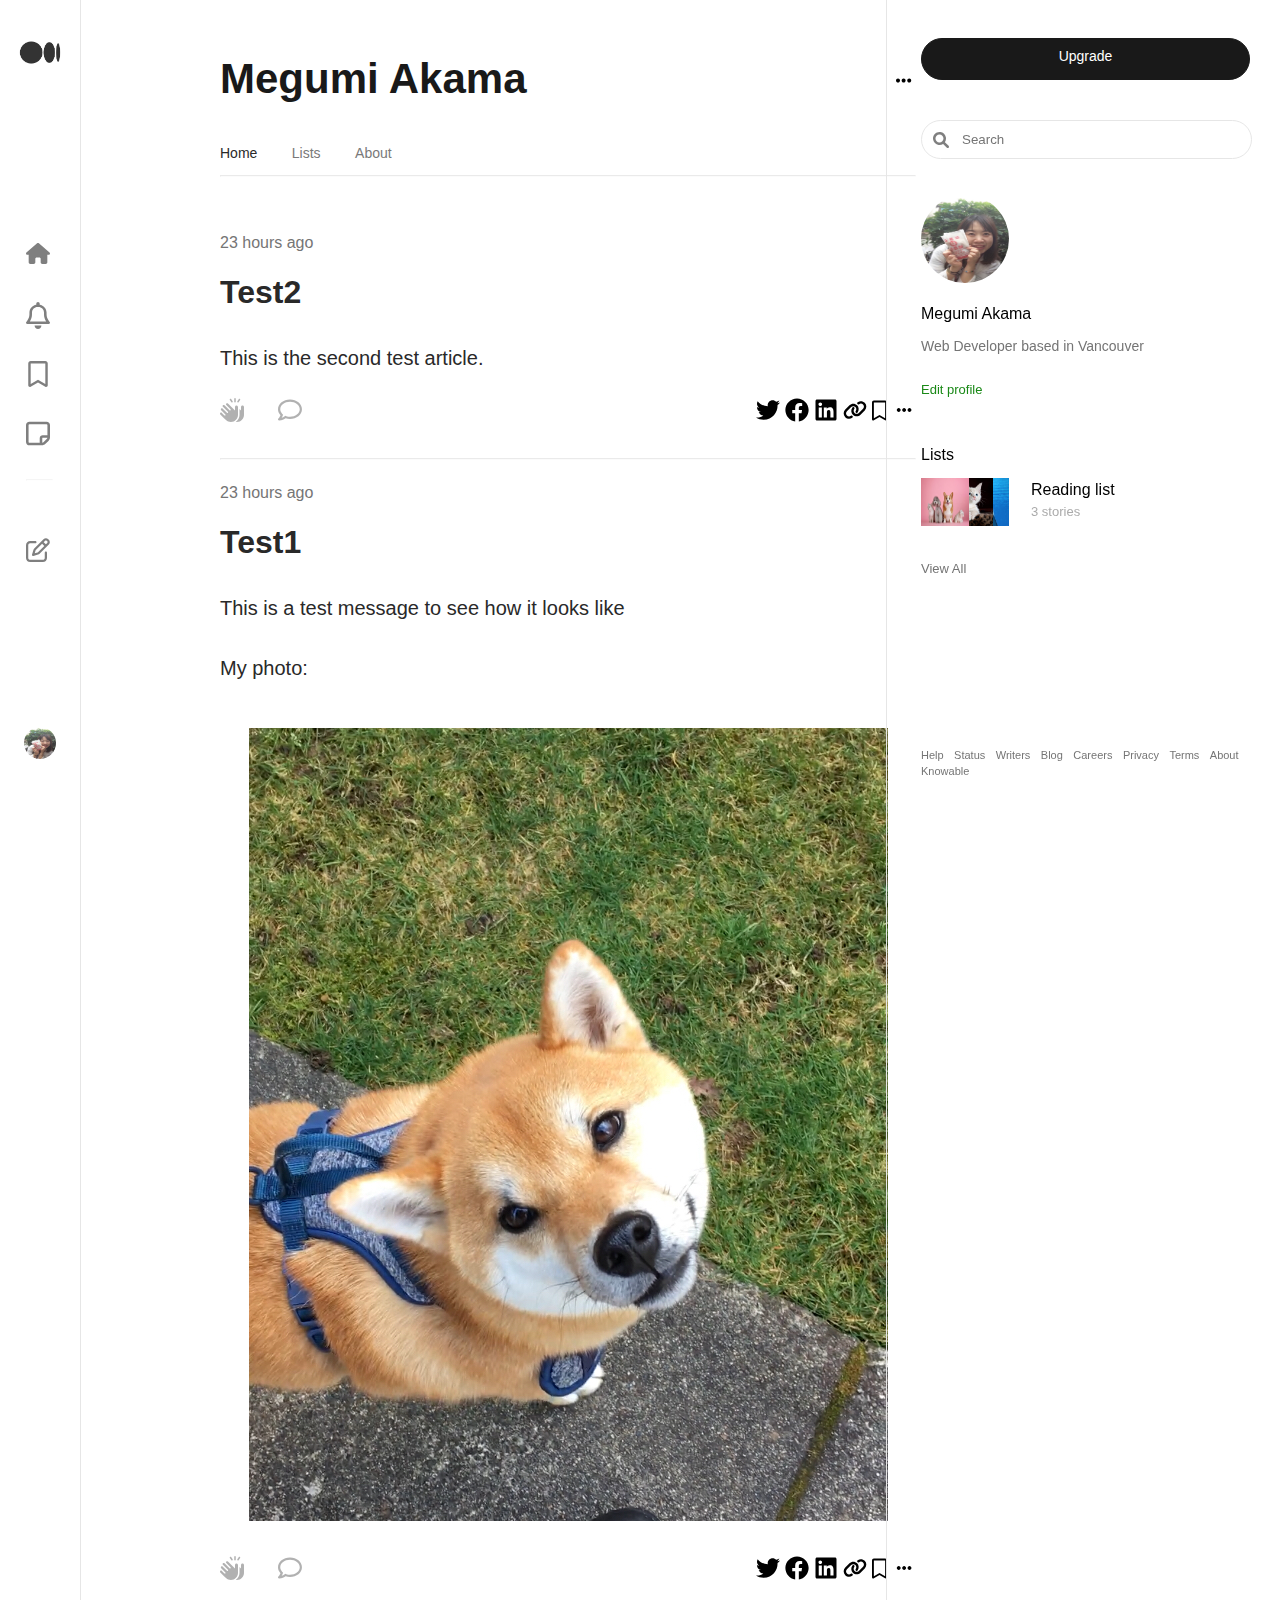
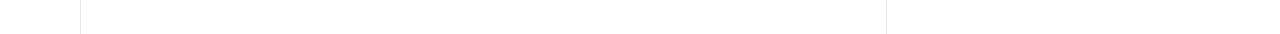
<file: view/profile.html>
<!DOCTYPE html>
<html lang="en">
  <head>
    <meta charset="UTF-8" />
    <meta http-equiv="X-UA-Compatible" content="IE=edge" />
    <meta name="viewport" content="width=device-width, initial-scale=1.0" />
    <title>Megumi Akama - Medium</title>

    <!-- Reset CSS -->
    <link rel="stylesheet" href="../css/reset.css" />

    <!-- Stylesheet -->
    <link rel="stylesheet" href="../css/profile.css" />
  </head>
  <body>
    <div class="wrapper">
      <!-- HEADER -->
      <header class="header">
        <div class="header-wrapper">
          <div class="header-child first-child">
            <a href="../index.html"
              ><img src="../image/img_share_logo.png" class="logo" alt="logo"
            /></a>
          </div>
          <div class="header-child second-child">
            <nav>
              <ul>
                <li>
                  <a href="../index.html"
                    ><img src="../image/icon_share_home.svg" alt="home"
                  /></a>
                </li>
                <li>
                  <a href="#"
                    ><img
                      src="../image/icon_share_notification.svg"
                      alt="notification"
                  /></a>
                </li>
                <li>
                  <a href="#"
                    ><img
                      src="../image/icon_share_bookmark.svg"
                      class="bookmark"
                      alt="bookmark"
                  /></a>
                </li>
                <li>
                  <a href="#"
                    ><img src="../image/icon_share_note.svg" alt="note"
                  /></a>
                </li>
                <li><hr class="divider" /></li>
                <li>
                  <a href="#"
                    ><img
                      src="../image/icon_share_write.svg"
                      class="write"
                      alt=""
                  /></a>
                </li>
                <li></li>
              </ul>
            </nav>
          </div>
          <div class="header-child third-child">
            <a href="#"
              ><img
                src="../image/img_profile_user.jpg"
                class="user-icon"
                alt="user icon"
            /></a>
          </div>
        </div>
      </header>
      <!-- MAIN -->
      <main>
        <div class="main-wrapper">
          <div class="main-name-wrapper">
            <span class="main-name">Megumi Akama</span>
            <div class="more">
              <a href="#">
                <img src="../image/icon_dots.svg" alt="dots">
              </a>
            </div>
          </div>
          <div class="tab">
            <span class="home">Home</span>
            <span>Lists</span>
            <span>About</span>
            <hr />
          </div>
          <section class="post">
            <p class="post-time">23 hours ago</p>
            <a href="#" class="post-title">Test2</a>
            <p class="content">This is the second test article.</p>
            <div class="icons">
              <div class="left-icons">
                <img src="../image/icon_article_hand-clap.svg" alt="" />
                <img src="../image/icon_article_comment.svg" alt="" />
              </div>
              <div class="right-icons">
                <img src="../image/icon_share_twitter.svg" alt="" /><img
                  src="../image/icon_share_facebook.svg"
                  alt=""
                /><img src="../image/icon_share_linkedin.svg" alt="" /><img
                  src="../image/icon_share_link.svg"
                  alt=""
                /><img
                  src="../image/icon_share_bookmark.svg"
                  class="bookmark"
                  alt=""
                /><img src="../image/icon_dots.svg" alt="" />
              </div>
            </div>
          </section>
          <hr />
          <section class="post">
            <p class="post-time">23 hours ago</p>
            <a href="#" class="post-title">Test1</a>
            <p class="content">
              This is a test message to see how it looks like
            </p>
            <p class="content">My photo:</p>
            <a href=""
              ><img
                src="../image/img_profile_dog.png"
                class="post-photo"
                alt="dog"
            /></a>
            <div class="icons">
              <div class="left-icons">
                <img src="../image/icon_article_hand-clap.svg" alt="" />
                <img src="../image/icon_article_comment.svg" alt="" />
              </div>
              <div class="right-icons">
                <img src="../image/icon_share_twitter.svg" alt="" /><img
                  src="../image/icon_share_facebook.svg"
                  alt=""
                /><img src="../image/icon_share_linkedin.svg" alt="" /><img
                  src="../image/icon_share_link.svg"
                  alt=""
                /><img
                  src="../image/icon_share_bookmark.svg"
                  class="bookmark"
                  alt=""
                /><img src="../image/icon_dots.svg" alt="" />
              </div>
            </div>
          </section>
        </div>
      </main>
      <!-- PROFILE -->
      <div class="profile-wrapper">
        <div class="profile-inner">
          <div class="btn-wrapper">
            <a href="#" class="upgrade-btn">Upgrade</a>
          </div>
          <div class="search-wrapper">
            <div class="search">
              <img
                src="../image/icon_share_serch.svg"
                class="search-icon"
                alt="search"
              />
            </div>
            <input type="text" placeholder="Search" />
          </div>
          <div class="profile-section">
            <a href=""
              ><img
                src="../image/img_profile_user.jpg"
                class="user-icon"
                alt="user icon"
            /></a>
            <p class="side-name">Megumi Akama</p>
            <p class="title">Web Developer based in Vancouver</p>
            <a href="#" class="edit-profile">Edit profile</a>
          </div>
          <div class="reading-list">
            <span class="list-title">Lists</span>
            <div class="list-detail-wrapper">
              <div class="list-icons">
                <a href="#"
                  ><img
                    src="../image/img_profile_list-icon1.jpg"
                    class="list-icon icon1"
                    alt="list icon1"
                /></a>
                <a href="#"
                  ><img
                    src="../image/img_profile_list-icon2.jpg"
                    class="list-icon icon2"
                    alt="list icon2"
                /></a>
                <a href="#"
                  ><img
                    src="../image/img_profile_list-icon3.jpg"
                    class="list-icon icon3"
                    alt="list icon3"
                /></a>
              </div>
              <div class="list-description">
                <span class="reading-list">Reading list</span>
                <span class="stories">3 stories</span>
              </div>
            </div>
            <a href="#" class="view-all">View All</a>
          </div>
          <div class="footer-menu">
            <ul>
              <li><a href="#">Help</a></li>
              <li><a href="#">Status</a></li>
              <li><a href="#">Writers</a></li>
              <li><a href="#">Blog</a></li>
              <li><a href="#">Careers</a></li>
              <li><a href="#">Privacy</a></li>
              <li><a href="#">Terms</a></li>
              <li><a href="#">About</a></li>
              <li><a href="#">Knowable</a></li>
            </ul>
          </div>
        </div>
      </div>
    </div>
  </body>
</html>
</file>
<file: css/home.css>
* {
  box-sizing: border-box;
  text-decoration: none;
  color: inherit;
  margin: 0;
}

body {
  font-family: "Hlvetica Neue", Helvetica, Arial, sans-serif;
}

p {
  font-family: charter, Georgia, Cambria, Cochin, Georgia, Times,
    "Times New Roman", serif;
}

:root {
  --headerAndHeroBackground: #c4e2ff;
  --border: 1px solid #000;
  --headerAndHeroBorderBottom: 1px solid #292929;
  --borderBottom: 1px solid #e6e6e6;
  --baseBlack: #000;
  --baseWhite: #fff;
  --baseGrey: #757575;
  --fontWeight500: 500;
  --fontWeight700: 700;
}

.button {
  border-radius: 25px;
  border: var(--border);
  padding: 0.7rem 1rem;
}

.container {
  max-width: 1225px;
  width: 84%;
  margin: 0 auto;
}

header {
  background-color: var(--headerAndHeroBackground);
  border-bottom: var(--headerAndHeroBorderBottom);
  position: fixed;
  top: 0;
  left: 0;
  width: 100%;
}

.header-container {
  display: flex;
  justify-content: space-between;
  align-items: center;
  padding: 1rem 0;
}

.header-nav {
  display: flex;
  justify-content: space-between;
  align-items: center;
  min-width: 420px;
}

nav > a {
  font-size: 14px;
  letter-spacing: 0.2px;
  color: #2c2727;
}

.nav-button {
  background-color: var(--baseBlack);
  color: var(--baseWhite);
}

.bn.bo {
  width: 165px;
  height: auto;
}

.hero {
  padding-top: 74px;
  background-color: var(--headerAndHeroBackground);
  border-bottom: var(--headerAndHeroBorderBottom);
}

.hero-container {
  display: flex;
  justify-content: space-between;
  align-items: flex-end;
}

.hero-title {
  min-width: 551px;
  padding: 2rem 0;
}

.hero-title h1 {
  font-family: gt-super, Georgia, Cambria, "Times New Roman", serif;
  font-size: 69px;
  line-height: 74px;
  max-width: 608px;
  letter-spacing: -1px;
}

.hero-title p {
  max-width: 438px;
  padding-bottom: 1.5rem;
  font-size: 18px;
  line-height: 26px;
}

.hero-button {
  display: inline-block;
  color: var(--baseBlack);
  background-color: var(--baseWhite);
}

.hero-image img {
  width: 379px;
}

.trending {
  border-bottom: var(--borderBottom);
}

.trending-container {
  padding: 2rem 0;
}

.trending-container .trending-title {
  display: flex;
  align-items: center;
  font-weight: var(--fontWeight700);
  font-size: 12px;
  letter-spacing: 1px;
}

.trending-container .trending-title p {
  padding-left: 0.5rem;
}

.trending-listItem {
  display: flex;
  justify-content: flex-start;
  min-width: 400px;
  padding-top: 1.2rem;
}

.trending-list {
  display: flex;
  justify-content: space-between;
  flex-wrap: wrap;
}

.trending-list .number {
  font-size: 30px;
  font-weight: var(--fontWeight700);
  color: #e6e6e6;
}

.article-contents {
  max-width: 364px;
  padding: 0 1rem 0 1rem;
}

.article-contents .author-and-image {
  display: flex;
  align-items: center;
  padding-top: 0.25rem;
}

.article-contents img {
  width: 22px;
  height: 22px;
  border-radius: 50%;
}

.article-contents .article-author {
  font-weight: var(--fontWeight500);
  font-size: 13px;
  line-height: 13px;
  padding-left: 0.5rem;
}

.articles-sideMenu-container {
  display: flex;
  justify-content: space-between;
}

.articles {
  /* flex-grow: 2; */
  /* max-width: 580px; */
}

.article-contents .article-title {
  font-weight: var(--fontWeight700);
  font-size: 16px;
  line-height: 20px;
  padding: 0.6rem 0;
}

.article-contents .date-and-tags {
  color: var(--baseGrey);
  font-size: 13px;
}

.trending-listItem.article-list {
  max-width: 700px;
  justify-content: space-between;
  align-items: center;
  padding-top: 2rem;
}

.article-title.article-list {
  font-size: 22px;
  line-height: 28px;
}

.article-contents.article-list-contents {
  padding: 0;
  max-width: 440px;
}

.article-description {
  color: var(--baseGrey);
  padding: 0.6rem 0;
  line-height: 20px;
}

.article-list.tag {
  display: inline-block;
  background-color: #f2f2f2;
  padding: 0.3rem 0.6rem;
  margin-right: 0.4rem;
  border-radius: 25px;
}

.eh.el.lh {
  display: inline-block;
}

.article-list-image {
  padding-left: 1.8rem;
}

.article-list-image img {
  width: 200px;
  height: 135px;
}

.sideMenu {
  max-width: 420px;
}

.date-and-tags.article-list {
  display: flex;
  justify-content: space-between;
}

.bookmark-icon {
  width: 20px;
  height: 20px;
  padding-right: 0.5rem;
}

.sideMenu .sideMenu-title {
  font-weight: var(--fontWeight700);
  font-size: 12px;
  color: #292929;
  letter-spacing: 0.8px;
  padding-bottom: 1.2rem;
}

.keywords {
  padding: 2rem 0;
  border-bottom: var(--borderBottom);
}

.keywords-container {
  max-width: 340px;
}

.keywords .keyword {
  display: inline-block;
  font-size: 13px;
  padding: 0.5rem 1rem;
  /* margin-right: 1rem;
  margin-bottom: 1rem; */
  margin: 0 0.5rem 0.5rem 0;
  border: var(--borderBottom);
  border-radius: 4px;
  color: var(--baseGrey);
}

.menus {
  padding: 2rem 0;
}

.menus .oneMenu {
  display: inline-block;
  font-size: 14px;
  color: var(--baseGrey);
  padding-right: 1.5rem;
  padding-bottom: 1.5rem;
}
</file>
<file: css/profile.css>
/* BODY */
body {
  font-family: sohne, “Helvetica Neue”, Helvetica, Arial, sans-serif;
}

a {
  text-decoration: none;
  cursor: pointer;
}
.wrapper {
  display: flex;
  height: 1634px;
}

hr {
  color: rgba(230, 230, 230, 1);
  opacity: 0.2;
  margin: 0;
  margin-bottom: 25px;
}

/* HEADER */
.header { 
  width: 80px;
  /* text-align: center; */
  margin: 0 auto;
  height: 1634px;
  border-style: none;
  border-right-style: solid;
  border-color: #e6e6e6;
  border-width: 1px;
  position: fixed;
}

.header-wrapper {
  display: flex;
  flex-flow: column;
  justify-content: space-between;
  height: 762px;

}

.second-child ul {
  padding-left: 26px;
}

.second-child li {
  padding-bottom: 35px;
}

.header-child {
  text-align: center;
}

.first-child {
  margin-top: 25px;
}

.first-child .thrid-child {
  height: 10%;
}

.second-child {
  height: 80%;
  opacity: 0.5;
  margin-top: 160px;
}

.logo {
  width: 76px;
  height: 55px;
  opacity: 0.8;
}

.header li {
  width: 24px;
  height: 24px;
}

.header li .bookmark {
  width: 20px;
  height: 26px;
}

.header .user-icon {
  width: 32px;
  height: 32px;
  border-radius: 50%;
}

li hr {
  width: 25px;
}

/* MAIN */
main {
  min-width: 960px;
}

.main-wrapper {
  width: 696px;
  margin: 58px auto;
  padding-left: 220px;
  padding-right: 100px;
}

.main-name-wrapper {
  display: flex;
  justify-content: space-between;
}

.main-name {
  font-size: 42px;
  font-weight: 700;
  color: #191919;
  display: block;
}

.more {
  margin-top: 10px;
}

.tab {
  margin-top: 45px;
  margin-bottom: 58px;
}

.tab span {
  font-size: 14px;
  color: #797979;
  display: inline-block;
  margin-right: 30px;
  margin-bottom: 15px;
  cursor: pointer;
}

.tab .home {
  color: #292929;
}

.post-time {
  margin-bottom: 25px;
  color: #757575;
}

.post-title {
  font-size: 32px;
  display: inline-block;
  color: #292929;
  font-weight: 700;
}

.content {
  font-size: 20px;
  margin-top: 40px;
  color: #292929;
}

.icons {
  height: 30px;
  margin: 30px 0;
  display: flex;
  justify-content: space-between; 
}

.left-icons img {
  width: 24px;
  height: 24px;
  margin-right: 30px;
  opacity: 0.3;
  cursor: pointer;
}

.right-icons img {
  width: 24px;
  height: 24px;
  margin-left: 5px;
  cursor: pointer;
}

.right-icons .bookmark {
  width: 15px;
  height: 23px;
}

.post-photo {
  width: 640px;
  height: 793px;
  display: block;
  margin: 50px auto 35px auto;
}

/* PROFILE */
.profile-wrapper {
  min-width: 393px;
  height: 1634px;
  border-style: none;
  border-left-style: solid;
  border-color: #e6e6e6;
  border-width: 1px;
  position: fixed;
  right: 0;
}

.profile-inner {
  width: 325px;
  height: 996px;
  margin: 0 auto;
  padding-top: 38px;
}

.btn-wrapper {
  margin-bottom: 40px;
}

.upgrade-btn {
  display: inline-block;
  background-color: #191919;
  color: #fff;
  border: 1px solid #191919;
  padding: 10px 16px 10px;
  width: 295px;
  height: 20px;
  font-size: 14px;
  border-radius: 99em;
  text-align: center;
}

.search-wrapper {
  margin-bottom: 40px;
  width: 327px;
  height: 35px;
  position: relative;
}

.search {
  position: absolute;
  z-index: 2;
  top: 12px;
  left: 12px;
}

.search-icon {
  width: 16px;
  height: 16px;
  opacity: 0.5;
}

input {
  width: 287px;
  height: 35px;
  font-weight: lighter;
  border: 1px solid #e6e6e6;
  border-radius: 99em;
  z-index: 1;
  display: block;
  position: absolute;
  padding-left: 40px;
}

input:focus-visible {
  outline: none;
}

.profile-section .user-icon {
  width: 88px;
  height: 88px;
  border-radius: 50%;
  margin-bottom: 20px;
}

.side-name {
  font-size: 16px;
  font-weight: 500;
  margin-bottom: 17px;
}

.title {
  margin-bottom: 28px;
  font-size: 14px;
  color: #757575;
}

.edit-profile {
  font-size: 13px;
  color: #1A8917;
}

.edit-profile:hover {
  color: rgba(25, 25, 25, 1);
}

.reading-list {
  margin-top: 50px;
  font-size: 16px;
}

.list-title {
  font-size: 16px;
}

.stories {
  font-size: 13px;
  color: #ababab;
  display: block;
}

.list-detail-wrapper {
  display: flex;
  box-sizing: inherit;
  margin-top: 15px;
  margin-bottom: 20px;
}

.list-icons {
  position: relative;
  width: 110px;
}

.list-icon {
  width: 48px;
  height: 48px;
  display: block;
}

.icon1 {
  position: absolute;
  z-index: 3;
}

.icon2 {
  position: absolute;
  z-index: 2;
  left: 24px;
}

.icon3 {
  position: absolute;
  z-index: 1;
  left: 40px;
}

.list-description {
  line-height: 1.5;
}

.view-all {
  font-size: 13px;
  color: #757575;
  display: inline-block;
  padding-top: 20px;
}

.view-all:hover {
  color: rgba(25, 25, 25, 1);
}

.footer-menu {
  margin-top: 170px;
  display: flex;
  flex-wrap: wrap;
}

.footer-menu li {
  font-size: 11px;
  display: inline-block;
  margin-right: 6px;
}

.footer-menu a {
  color: #757575;
}
</file>
